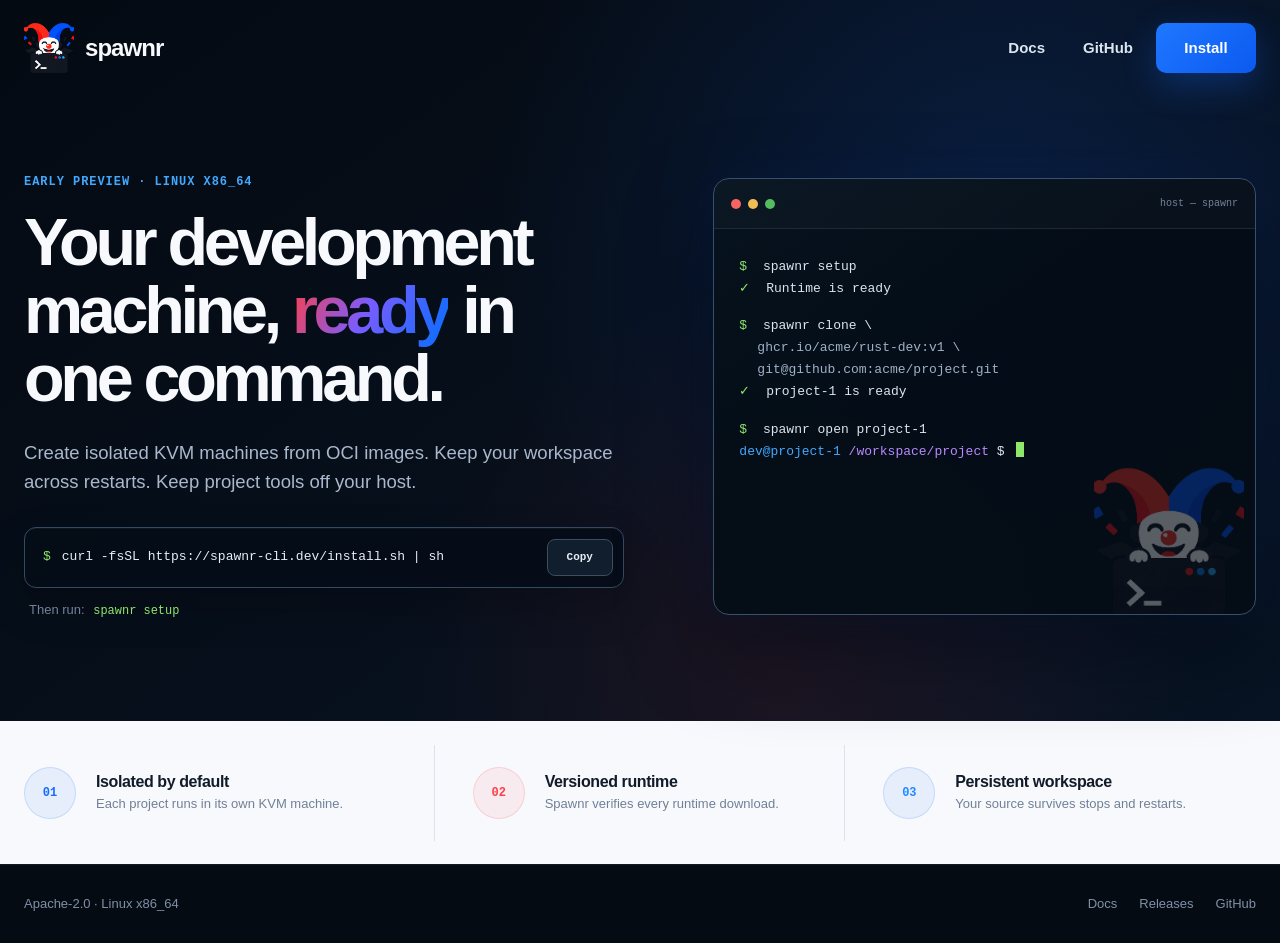
<file: site/index.html>
<!doctype html>
<html lang="en">
  <head>
    <meta charset="utf-8">
    <meta name="viewport" content="width=device-width, initial-scale=1">
    <meta name="theme-color" content="#07101d">
    <meta name="color-scheme" content="dark">
    <title>Spawnr — Isolated development machines</title>
    <meta
      name="description"
      content="Create isolated KVM development machines from OCI images. Keep your workspace across restarts and keep project tools off your host."
    >
    <link rel="canonical" href="https://spawnr-cli.dev/">
    <meta property="og:type" content="website">
    <meta property="og:title" content="Spawnr — Your development machine, ready in one command">
    <meta
      property="og:description"
      content="Create isolated KVM development machines from OCI images. Keep your workspace across restarts."
    >
    <meta property="og:url" content="https://spawnr-cli.dev/">
    <meta property="og:image" content="https://spawnr-cli.dev/assets/spawnr-social.png">
    <meta property="og:image:alt" content="Spawnr — Your development machine, ready in one command">
    <meta property="og:image:width" content="1731">
    <meta property="og:image:height" content="909">
    <meta name="twitter:card" content="summary_large_image">
    <link rel="icon" type="image/png" href="assets/spawnr-logo.png">
    <link rel="stylesheet" href="styles.css">
    <script src="app.js" defer></script>
  </head>
  <body>
    <a class="skip-link" href="#main">Skip to content</a>

    <header class="site-header">
      <div class="page-shell nav-shell">
        <a class="brand" href="./" aria-label="Spawnr home">
          <span class="brand-mark" aria-hidden="true">
            <img src="assets/spawnr-logo.png" alt="">
          </span>
          <span>spawnr</span>
        </a>
        <nav class="primary-nav" aria-label="Primary navigation">
          <a href="docs/">Docs</a>
          <a href="https://github.com/mathias-vandaele/spawnr">GitHub</a>
          <a class="nav-install" href="#install">Install</a>
        </nav>
      </div>
    </header>

    <main id="main">
      <section class="hero page-shell">
        <div class="hero-copy">
          <p class="availability">Early preview · Linux x86_64</p>
          <h1>Your development machine, <span>ready</span> in one command.</h1>
          <p class="hero-lede">
            Create isolated KVM machines from OCI images. Keep your workspace
            across restarts. Keep project tools off your host.
          </p>

          <div class="install-block" id="install" aria-label="Installation command">
            <code id="install-command">curl -fsSL https://spawnr-cli.dev/install.sh | sh</code>
            <button class="copy-button" type="button" data-copy="install-command" aria-label="Copy the installation command">
              <span class="copy-label">Copy</span>
            </button>
          </div>
          <p class="install-next">Then run: <code>spawnr setup</code></p>
        </div>

        <div class="hero-console" aria-label="Example Spawnr session">
          <div class="console-chrome">
            <div class="console-dots" aria-hidden="true"><span></span><span></span><span></span></div>
            <span>host — spawnr</span>
          </div>
          <div class="console-body">
            <p><span class="prompt">$</span> spawnr setup</p>
            <p><span class="success">✓</span> Runtime is ready</p>

            <p class="console-gap"><span class="prompt">$</span> spawnr clone \</p>
            <p class="console-indent">ghcr.io/acme/rust-dev:v1 \</p>
            <p class="console-indent">git@github.com:acme/project.git</p>
            <p><span class="success">✓</span> project-1 is ready</p>

            <p class="console-gap"><span class="prompt">$</span> spawnr open project-1</p>
            <p><span class="guest-prompt">dev@project-1</span> <span class="path">/workspace/project</span> $ <span class="cursor" aria-hidden="true"></span></p>

            <span class="console-logo" aria-hidden="true">
              <img src="assets/spawnr-logo.png" alt="">
            </span>
          </div>
        </div>
      </section>

      <section class="benefit-strip" aria-label="Why use Spawnr">
        <div class="page-shell benefit-grid">
          <article>
            <span class="benefit-index">01</span>
            <div>
              <h2>Isolated by default</h2>
              <p>Each project runs in its own KVM machine.</p>
            </div>
          </article>
          <article>
            <span class="benefit-index benefit-index-red">02</span>
            <div>
              <h2>Versioned runtime</h2>
              <p>Spawnr verifies every runtime download.</p>
            </div>
          </article>
          <article>
            <span class="benefit-index benefit-index-blue">03</span>
            <div>
              <h2>Persistent workspace</h2>
              <p>Your source survives stops and restarts.</p>
            </div>
          </article>
        </div>
      </section>
    </main>

    <footer class="site-footer">
      <div class="page-shell footer-shell">
        <p>Apache-2.0 · Linux x86_64</p>
        <div>
          <a href="docs/">Docs</a>
          <a href="https://github.com/mathias-vandaele/spawnr/releases">Releases</a>
          <a href="https://github.com/mathias-vandaele/spawnr">GitHub</a>
        </div>
      </div>
    </footer>

    <div class="copy-status" role="status" aria-live="polite"></div>
  </body>
</html>
</file>
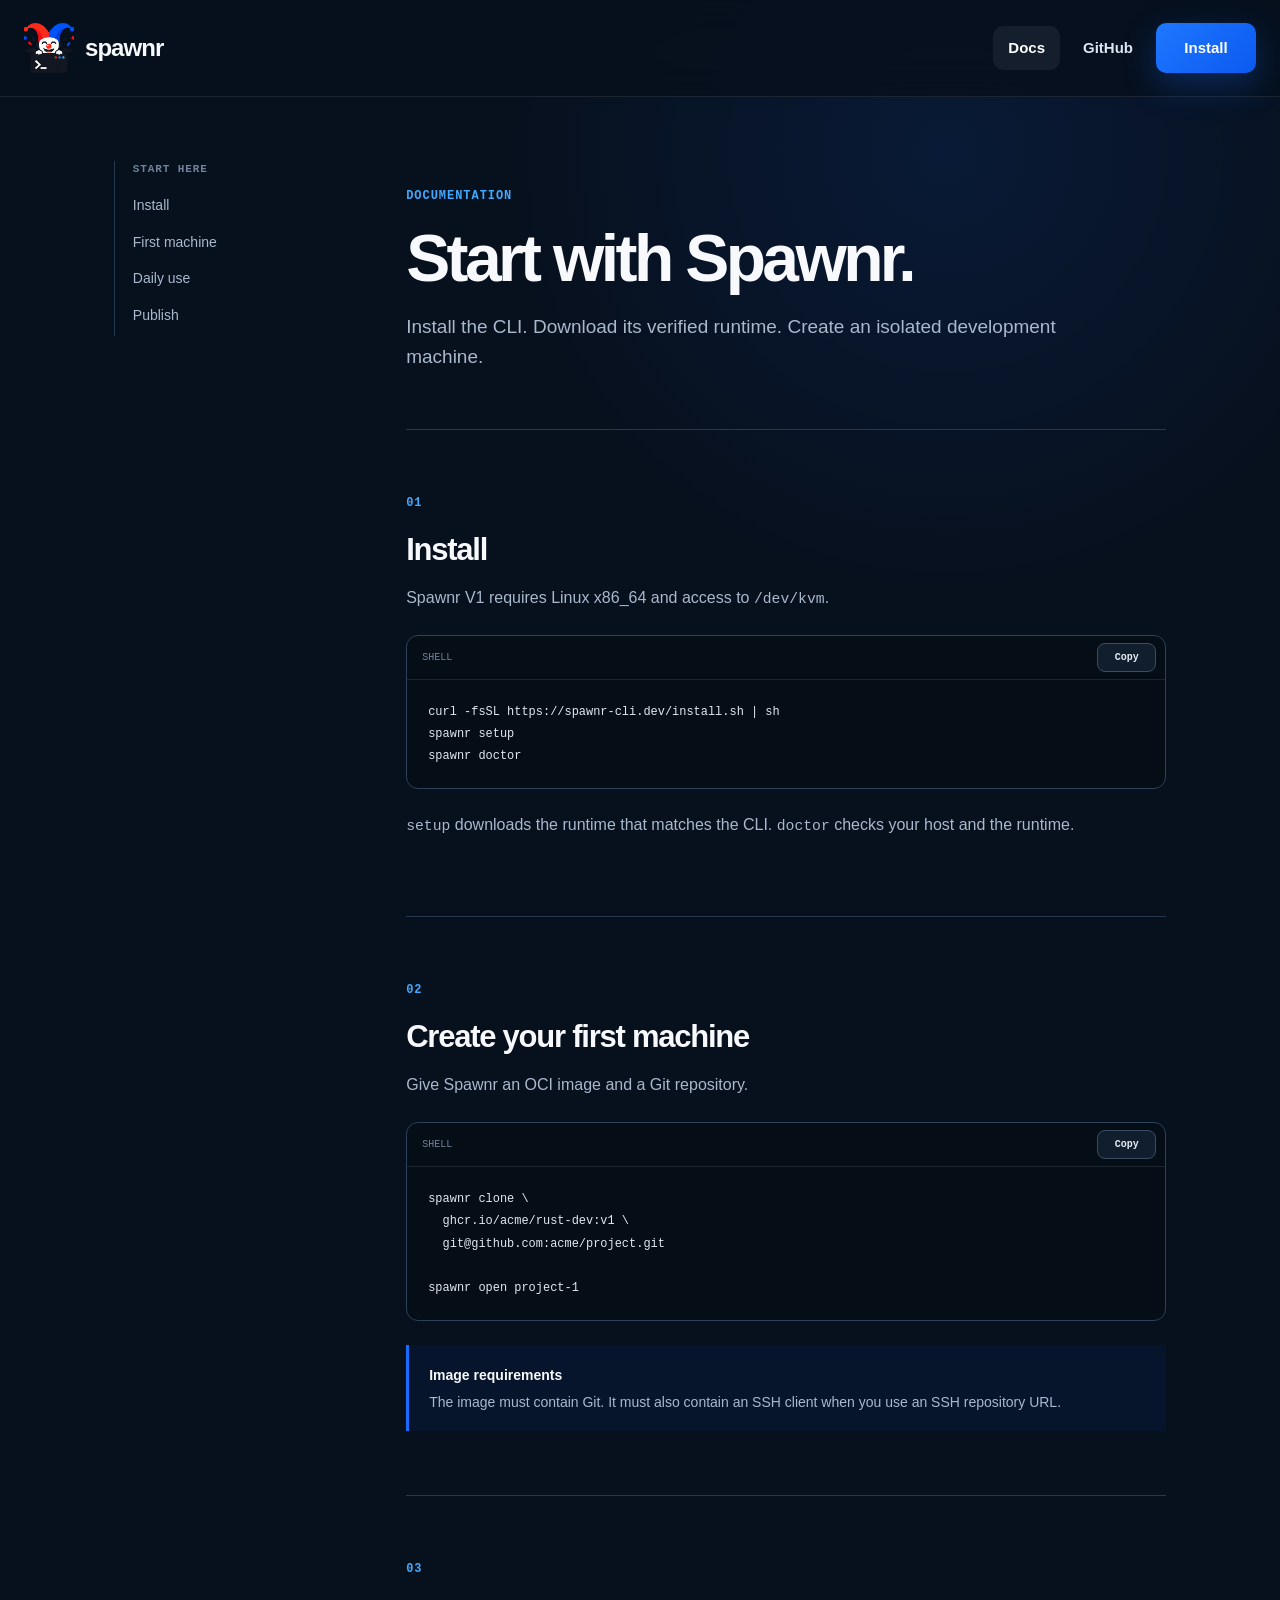
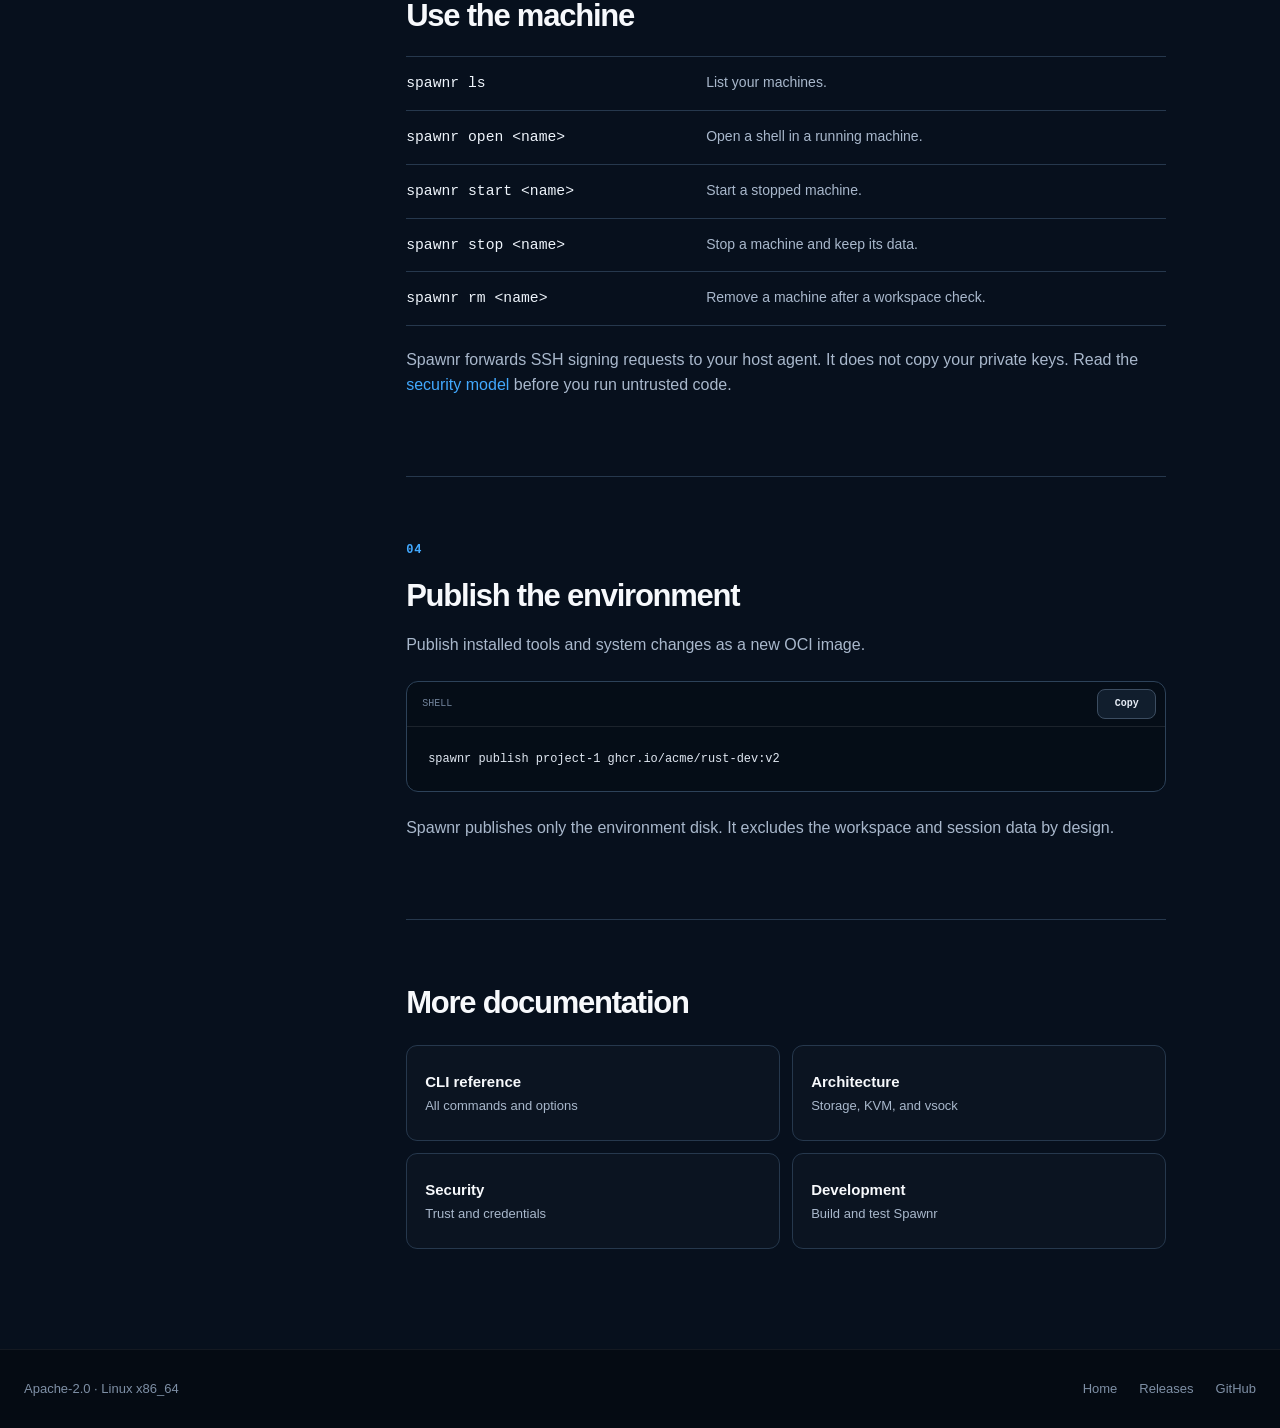
<file: site/docs/index.html>
<!doctype html>
<html lang="en">
  <head>
    <meta charset="utf-8">
    <meta name="viewport" content="width=device-width, initial-scale=1">
    <meta name="theme-color" content="#07101d">
    <meta name="color-scheme" content="dark">
    <title>Docs — Spawnr</title>
    <meta
      name="description"
      content="Install Spawnr, create your first isolated development machine, and learn the core commands."
    >
    <link rel="canonical" href="https://spawnr-cli.dev/docs/">
    <meta property="og:type" content="website">
    <meta property="og:title" content="Spawnr documentation">
    <meta property="og:description" content="Install Spawnr and create your first isolated development machine.">
    <meta property="og:url" content="https://spawnr-cli.dev/docs/">
    <meta property="og:image" content="https://spawnr-cli.dev/assets/spawnr-social.png">
    <meta property="og:image:alt" content="Spawnr — Your development machine, ready in one command">
    <meta property="og:image:width" content="1731">
    <meta property="og:image:height" content="909">
    <meta name="twitter:card" content="summary_large_image">
    <link rel="icon" type="image/png" href="../assets/spawnr-logo.png">
    <link rel="stylesheet" href="../styles.css">
    <script src="../app.js" defer></script>
  </head>
  <body class="docs-page">
    <a class="skip-link" href="#docs-content">Skip to documentation</a>

    <header class="site-header">
      <div class="page-shell nav-shell">
        <a class="brand" href="../" aria-label="Spawnr home">
          <span class="brand-mark" aria-hidden="true">
            <img src="../assets/spawnr-logo.png" alt="">
          </span>
          <span>spawnr</span>
        </a>
        <nav class="primary-nav" aria-label="Primary navigation">
          <a href="./" aria-current="page">Docs</a>
          <a href="https://github.com/mathias-vandaele/spawnr">GitHub</a>
          <a class="nav-install" href="../#install">Install</a>
        </nav>
      </div>
    </header>

    <main id="docs-content" class="page-shell docs-shell">
      <aside class="docs-sidebar" aria-label="Documentation sections">
        <p>Start here</p>
        <a href="#install">Install</a>
        <a href="#first-machine">First machine</a>
        <a href="#daily-use">Daily use</a>
        <a href="#publish">Publish</a>
      </aside>

      <article class="docs-article">
        <header class="docs-hero">
          <p class="availability">Documentation</p>
          <h1>Start with Spawnr.</h1>
          <p>Install the CLI. Download its verified runtime. Create an isolated development machine.</p>
        </header>

        <section id="install" class="docs-section">
          <p class="section-number">01</p>
          <h2>Install</h2>
          <p>Spawnr V1 requires Linux x86_64 and access to <code>/dev/kvm</code>.</p>
          <div class="code-panel">
            <div class="code-panel-header">
              <span>shell</span>
              <button class="copy-button compact" type="button" data-copy="docs-install" aria-label="Copy the installation commands">
                <span class="copy-label">Copy</span>
              </button>
            </div>
            <pre><code id="docs-install">curl -fsSL https://spawnr-cli.dev/install.sh | sh
spawnr setup
spawnr doctor</code></pre>
          </div>
          <p><code>setup</code> downloads the runtime that matches the CLI. <code>doctor</code> checks your host and the runtime.</p>
        </section>

        <section id="first-machine" class="docs-section">
          <p class="section-number">02</p>
          <h2>Create your first machine</h2>
          <p>Give Spawnr an OCI image and a Git repository.</p>
          <div class="code-panel">
            <div class="code-panel-header">
              <span>shell</span>
              <button class="copy-button compact" type="button" data-copy="docs-clone" aria-label="Copy the first machine commands">
                <span class="copy-label">Copy</span>
              </button>
            </div>
            <pre><code id="docs-clone">spawnr clone \
  ghcr.io/acme/rust-dev:v1 \
  git@github.com:acme/project.git

spawnr open project-1</code></pre>
          </div>
          <div class="note">
            <strong>Image requirements</strong>
            <p>The image must contain Git. It must also contain an SSH client when you use an SSH repository URL.</p>
          </div>
        </section>

        <section id="daily-use" class="docs-section">
          <p class="section-number">03</p>
          <h2>Use the machine</h2>
          <div class="command-list">
            <div><code>spawnr ls</code><p>List your machines.</p></div>
            <div><code>spawnr open &lt;name&gt;</code><p>Open a shell in a running machine.</p></div>
            <div><code>spawnr start &lt;name&gt;</code><p>Start a stopped machine.</p></div>
            <div><code>spawnr stop &lt;name&gt;</code><p>Stop a machine and keep its data.</p></div>
            <div><code>spawnr rm &lt;name&gt;</code><p>Remove a machine after a workspace check.</p></div>
          </div>
          <p>Spawnr forwards SSH signing requests to your host agent. It does not copy your private keys. Read the <a class="text-link" href="https://github.com/mathias-vandaele/spawnr/blob/master/docs/security.md">security model</a> before you run untrusted code.</p>
        </section>

        <section id="publish" class="docs-section">
          <p class="section-number">04</p>
          <h2>Publish the environment</h2>
          <p>Publish installed tools and system changes as a new OCI image.</p>
          <div class="code-panel">
            <div class="code-panel-header">
              <span>shell</span>
              <button class="copy-button compact" type="button" data-copy="docs-publish" aria-label="Copy the publish command">
                <span class="copy-label">Copy</span>
              </button>
            </div>
            <pre><code id="docs-publish">spawnr publish project-1 ghcr.io/acme/rust-dev:v2</code></pre>
          </div>
          <p>Spawnr publishes only the environment disk. It excludes the workspace and session data by design.</p>
        </section>

        <section class="docs-more" aria-labelledby="more-title">
          <h2 id="more-title">More documentation</h2>
          <div class="doc-link-grid">
            <a href="https://github.com/mathias-vandaele/spawnr/blob/master/docs/cli.md"><strong>CLI reference</strong><span>All commands and options</span></a>
            <a href="https://github.com/mathias-vandaele/spawnr/blob/master/docs/architecture.md"><strong>Architecture</strong><span>Storage, KVM, and vsock</span></a>
            <a href="https://github.com/mathias-vandaele/spawnr/blob/master/docs/security.md"><strong>Security</strong><span>Trust and credentials</span></a>
            <a href="https://github.com/mathias-vandaele/spawnr/blob/master/docs/development.md"><strong>Development</strong><span>Build and test Spawnr</span></a>
          </div>
        </section>
      </article>
    </main>

    <footer class="site-footer">
      <div class="page-shell footer-shell">
        <p>Apache-2.0 · Linux x86_64</p>
        <div>
          <a href="../">Home</a>
          <a href="https://github.com/mathias-vandaele/spawnr/releases">Releases</a>
          <a href="https://github.com/mathias-vandaele/spawnr">GitHub</a>
        </div>
      </div>
    </footer>

    <div class="copy-status" role="status" aria-live="polite"></div>
  </body>
</html>
</file>
<file: site/styles.css>
:root {
  --bg: #07101d;
  --bg-deep: #040a12;
  --surface: #0b1624;
  --surface-raised: #111e2d;
  --line: #26384d;
  --line-soft: rgba(255, 255, 255, 0.09);
  --text: #f7f9fc;
  --muted: #a9b8cc;
  --quiet: #71829a;
  --blue: #176bff;
  --blue-light: #42a9ff;
  --red: #ff3f48;
  --green: #8ee66b;
  --sans: Inter, ui-sans-serif, -apple-system, BlinkMacSystemFont, "Segoe UI", sans-serif;
  --mono: "SFMono-Regular", Consolas, "Liberation Mono", Menlo, monospace;
  --max: 1240px;
}

* {
  box-sizing: border-box;
}

html {
  scroll-behavior: smooth;
  scroll-padding-top: 100px;
}

body {
  min-width: 320px;
  min-height: 100vh;
  margin: 0;
  display: flex;
  flex-direction: column;
  color: var(--text);
  background:
    radial-gradient(circle at 78% 24%, rgba(23, 107, 255, 0.16), transparent 32rem),
    radial-gradient(circle at 62% 72%, rgba(255, 63, 72, 0.09), transparent 25rem),
    linear-gradient(145deg, var(--bg-deep), var(--bg) 55%, #071526);
  font-family: var(--sans);
  font-size: 16px;
  line-height: 1.55;
  text-rendering: optimizeLegibility;
}

body::before {
  position: fixed;
  z-index: -1;
  inset: 0;
  content: "";
  opacity: 0.22;
  background-image:
    linear-gradient(rgba(255, 255, 255, 0.018) 1px, transparent 1px),
    linear-gradient(90deg, rgba(255, 255, 255, 0.018) 1px, transparent 1px);
  background-size: 48px 48px;
  mask-image: linear-gradient(to bottom, #000, transparent 78%);
  pointer-events: none;
}

main {
  flex: 1 0 auto;
}

body:not(.docs-page) main {
  display: flex;
  flex-direction: column;
}

body:not(.docs-page) .hero {
  flex: 1 0 auto;
}

a {
  color: inherit;
  text-decoration: none;
}

button,
a {
  -webkit-tap-highlight-color: transparent;
}

button {
  font: inherit;
}

code,
pre {
  font-family: var(--mono);
}

code {
  font-size: 0.92em;
}

.page-shell {
  width: min(calc(100% - 48px), var(--max));
  margin-inline: auto;
}

.skip-link {
  position: fixed;
  z-index: 100;
  top: 12px;
  left: 12px;
  padding: 8px 12px;
  color: #fff;
  background: var(--blue);
  border-radius: 7px;
  transform: translateY(-160%);
}

.skip-link:focus {
  transform: translateY(0);
}

:focus-visible {
  outline: 3px solid var(--blue-light);
  outline-offset: 4px;
}

.site-header {
  position: relative;
  z-index: 10;
}

.nav-shell {
  display: flex;
  min-height: 96px;
  align-items: center;
  justify-content: space-between;
  gap: 32px;
}

.brand {
  display: inline-flex;
  align-items: center;
  gap: 11px;
  font-size: 24px;
  font-weight: 760;
  letter-spacing: -0.04em;
}

.brand-mark {
  position: relative;
  display: block;
  width: 50px;
  height: 50px;
  overflow: hidden;
  flex: 0 0 auto;
}

.brand-mark img {
  position: absolute;
  top: -10px;
  left: -18px;
  width: 86px;
  height: 86px;
  max-width: none;
  object-fit: contain;
}

.primary-nav {
  display: flex;
  align-items: center;
  gap: 8px;
}

.primary-nav a {
  padding: 10px 15px;
  color: #dce5f1;
  border-radius: 10px;
  font-size: 15px;
  font-weight: 700;
  transition: color 150ms ease, background 150ms ease, transform 150ms ease;
}

.primary-nav a:hover,
.primary-nav a[aria-current="page"] {
  color: #fff;
  background: rgba(255, 255, 255, 0.06);
}

.primary-nav .nav-install {
  min-width: 100px;
  padding-block: 13px;
  color: #fff;
  background: linear-gradient(135deg, #1f77ff, #0b5af0);
  box-shadow: 0 12px 34px rgba(23, 107, 255, 0.28);
  text-align: center;
}

.primary-nav .nav-install:hover {
  background: linear-gradient(135deg, #3686ff, #176bff);
  transform: translateY(-1px);
}

.hero {
  display: grid;
  min-height: 625px;
  padding: 60px 0 84px;
  align-items: center;
  grid-template-columns: minmax(0, 1.05fr) minmax(460px, 0.95fr);
  gap: clamp(54px, 7vw, 104px);
}

.availability,
.section-number {
  margin: 0 0 18px;
  color: var(--blue-light);
  font-family: var(--mono);
  font-size: 12px;
  font-weight: 700;
  letter-spacing: 0.08em;
  text-transform: uppercase;
}

.hero h1 {
  max-width: 670px;
  margin: 0;
  font-size: clamp(50px, 5.2vw, 72px);
  line-height: 1.02;
  letter-spacing: -0.065em;
}

.hero h1 span {
  color: transparent;
  background: linear-gradient(115deg, var(--red) 2%, #795cff 48%, var(--blue) 92%);
  background-clip: text;
  -webkit-background-clip: text;
}

.hero-lede {
  max-width: 650px;
  margin: 26px 0 30px;
  color: var(--muted);
  font-size: clamp(17px, 1.45vw, 20px);
  line-height: 1.55;
}

.install-block {
  display: flex;
  width: min(100%, 650px);
  min-height: 61px;
  align-items: center;
  justify-content: space-between;
  gap: 16px;
  padding: 10px 10px 10px 18px;
  overflow: hidden;
  border: 1px solid #344a63;
  border-radius: 12px;
  background: rgba(5, 13, 23, 0.84);
  box-shadow: inset 0 1px rgba(255, 255, 255, 0.04), 0 18px 44px rgba(0, 0, 0, 0.2);
}

.install-block code {
  min-width: 0;
  flex: 1 1 auto;
  overflow: auto hidden;
  color: #e8eef7;
  font-size: 13px;
  white-space: nowrap;
  scrollbar-width: none;
}

.install-block code::before {
  margin-right: 11px;
  color: var(--green);
  content: "$";
}

.copy-button {
  flex: 0 0 auto;
  min-width: 66px;
  padding: 9px 12px;
  color: #e7edf6;
  border: 1px solid #3c4d61;
  border-radius: 8px;
  background: var(--surface-raised);
  cursor: pointer;
  font-family: var(--mono);
  font-size: 11px;
  font-weight: 700;
  transition: border-color 150ms ease, color 150ms ease, transform 150ms ease;
}

.copy-button:hover,
.copy-button.copied {
  color: var(--green);
  border-color: rgba(142, 230, 107, 0.5);
}

.copy-button:active {
  transform: translateY(1px);
}

.install-next {
  margin: 12px 0 0 5px;
  color: var(--quiet);
  font-size: 13px;
}

.install-next code {
  margin-left: 5px;
  color: var(--green);
}

.hero-console {
  position: relative;
  min-width: 0;
  max-width: 100%;
  overflow: hidden;
  border: 1px solid #36506d;
  border-radius: 16px;
  background: rgba(5, 13, 22, 0.94);
  box-shadow:
    0 34px 90px rgba(0, 0, 0, 0.45),
    0 0 60px rgba(23, 107, 255, 0.08);
}

.hero-console::before {
  position: absolute;
  inset: 0;
  content: "";
  background: linear-gradient(145deg, rgba(66, 169, 255, 0.035), transparent 42%);
  pointer-events: none;
}

.console-chrome {
  display: flex;
  height: 50px;
  padding-inline: 17px;
  align-items: center;
  justify-content: space-between;
  color: var(--quiet);
  border-bottom: 1px solid var(--line-soft);
  background: rgba(255, 255, 255, 0.018);
  font-family: var(--mono);
  font-size: 10px;
}

.console-dots {
  display: flex;
  gap: 7px;
}

.console-dots span {
  width: 10px;
  height: 10px;
  background: #55bc5b;
  border-radius: 50%;
}

.console-dots span:first-child {
  background: #fb625c;
}

.console-dots span:nth-child(2) {
  background: #f5be4f;
}

.console-body {
  position: relative;
  min-height: 385px;
  padding: 27px 25px 30px;
  overflow: hidden;
  color: #dce5ef;
  font-family: var(--mono);
  font-size: 13px;
  line-height: 1.7;
}

.console-body p {
  position: relative;
  z-index: 2;
  margin: 0;
}

.console-gap {
  margin-top: 15px !important;
}

.console-indent {
  padding-left: 18px;
  color: #9fb1c8;
}

.prompt,
.success {
  margin-right: 8px;
  color: var(--green);
}

.guest-prompt {
  color: var(--blue-light);
}

.path {
  color: #b889ff;
}

.cursor {
  display: inline-block;
  width: 8px;
  height: 15px;
  margin-left: 4px;
  background: var(--green);
  vertical-align: -2px;
  animation: blink 1.15s steps(1) infinite;
}

.console-logo {
  position: absolute;
  right: 11px;
  bottom: -3px;
  display: block;
  width: 150px;
  height: 150px;
  overflow: hidden;
  opacity: 0.34;
  filter: saturate(0.9);
}

.console-logo img {
  position: absolute;
  top: -29px;
  left: -54px;
  width: 258px;
  height: 258px;
  max-width: none;
  object-fit: contain;
}

@keyframes blink {
  50% { opacity: 0; }
}

.benefit-strip {
  color: #111b29;
  background: #f7f9fc;
  border-top: 1px solid rgba(255, 255, 255, 0.2);
}

.benefit-grid {
  display: grid;
  min-height: 142px;
  align-items: center;
  grid-template-columns: repeat(3, 1fr);
}

.benefit-grid article {
  display: flex;
  min-width: 0;
  padding: 22px 38px;
  align-items: center;
  gap: 20px;
  border-right: 1px solid #dce3ec;
}

.benefit-grid article:first-child {
  padding-left: 0;
}

.benefit-grid article:last-child {
  padding-right: 0;
  border-right: 0;
}

.benefit-index {
  display: grid;
  width: 52px;
  height: 52px;
  flex: 0 0 auto;
  place-items: center;
  color: var(--blue);
  border: 1px solid rgba(23, 107, 255, 0.16);
  border-radius: 50%;
  background: rgba(23, 107, 255, 0.07);
  font-family: var(--mono);
  font-size: 12px;
  font-weight: 800;
}

.benefit-index-red {
  color: var(--red);
  border-color: rgba(255, 63, 72, 0.16);
  background: rgba(255, 63, 72, 0.07);
}

.benefit-index-blue {
  color: #208bff;
}

.benefit-grid h2 {
  margin: 0 0 2px;
  font-size: 16px;
  line-height: 1.3;
  letter-spacing: -0.025em;
}

.benefit-grid p {
  margin: 0;
  color: #718096;
  font-size: 13px;
}

.site-footer {
  color: #7f90a6;
  background: #050b13;
  border-top: 1px solid rgba(255, 255, 255, 0.06);
}

.footer-shell {
  display: flex;
  min-height: 78px;
  align-items: center;
  justify-content: space-between;
  gap: 24px;
  font-size: 13px;
}

.footer-shell p {
  margin: 0;
}

.footer-shell div {
  display: flex;
  gap: 22px;
}

.footer-shell a:hover {
  color: #fff;
}

.copy-status {
  position: fixed;
  z-index: 80;
  right: 20px;
  bottom: 20px;
  padding: 10px 14px;
  color: #fff;
  border: 1px solid #30445c;
  border-radius: 9px;
  background: #111e2d;
  box-shadow: 0 14px 40px rgba(0, 0, 0, 0.35);
  font-size: 13px;
  opacity: 0;
  transform: translateY(12px);
  transition: opacity 150ms ease, transform 150ms ease;
  pointer-events: none;
}

.copy-status.visible {
  opacity: 1;
  transform: translateY(0);
}

/* Documentation */

.docs-page {
  background:
    radial-gradient(circle at 74% 5%, rgba(23, 107, 255, 0.11), transparent 28rem),
    var(--bg);
}

.docs-page .site-header {
  position: sticky;
  top: 0;
  border-bottom: 1px solid var(--line-soft);
  background: rgba(7, 16, 29, 0.88);
  backdrop-filter: blur(18px);
}

.docs-shell {
  display: grid;
  padding: 64px 0 100px;
  grid-template-columns: 190px minmax(0, 760px);
  gap: clamp(55px, 8vw, 110px);
  justify-content: center;
}

.docs-sidebar {
  position: sticky;
  top: 132px;
  height: max-content;
  padding-left: 18px;
  border-left: 1px solid var(--line);
}

.docs-sidebar p {
  margin: 0 0 11px;
  color: var(--quiet);
  font-family: var(--mono);
  font-size: 11px;
  font-weight: 700;
  letter-spacing: 0.08em;
  text-transform: uppercase;
}

.docs-sidebar a {
  display: block;
  margin: 3px 0;
  padding: 6px 0;
  color: var(--muted);
  font-size: 14px;
}

.docs-sidebar a:hover {
  color: #fff;
}

.docs-hero {
  padding: 26px 0 58px;
  border-bottom: 1px solid var(--line);
}

.docs-hero h1 {
  margin: 0;
  font-size: clamp(46px, 6vw, 66px);
  line-height: 1.04;
  letter-spacing: -0.055em;
}

.docs-hero > p:last-child {
  max-width: 650px;
  margin: 20px 0 0;
  color: var(--muted);
  font-size: 19px;
}

.docs-section {
  padding: 64px 0;
  border-bottom: 1px solid var(--line);
}

.docs-section h2,
.docs-more h2 {
  margin: 0 0 18px;
  font-size: 31px;
  line-height: 1.2;
  letter-spacing: -0.04em;
}

.docs-section > p:not(.section-number) {
  margin: 14px 0;
  color: var(--muted);
}

.docs-section a {
  color: var(--blue-light);
}

.code-panel {
  margin: 24px 0;
  overflow: hidden;
  border: 1px solid #2d4259;
  border-radius: 12px;
  background: #050d17;
}

.code-panel-header {
  display: flex;
  min-height: 43px;
  padding: 7px 9px 7px 15px;
  align-items: center;
  justify-content: space-between;
  color: var(--quiet);
  border-bottom: 1px solid var(--line-soft);
  font-family: var(--mono);
  font-size: 10px;
  text-transform: uppercase;
}

.copy-button.compact {
  min-width: 59px;
  padding: 6px 10px;
  font-size: 10px;
}

.code-panel pre {
  margin: 0;
  padding: 21px;
  overflow-x: auto;
  color: #e1e8f2;
  font-size: 13px;
  line-height: 1.7;
}

.note {
  margin-top: 24px;
  padding: 18px 20px;
  border-left: 3px solid var(--blue);
  background: rgba(23, 107, 255, 0.07);
}

.note strong {
  font-size: 14px;
}

.note p {
  margin: 4px 0 0;
  color: var(--muted);
  font-size: 14px;
}

.command-list {
  margin: 22px 0;
  border-top: 1px solid var(--line);
}

.command-list > div {
  display: grid;
  padding: 15px 0;
  align-items: baseline;
  grid-template-columns: minmax(190px, 0.75fr) 1.25fr;
  gap: 24px;
  border-bottom: 1px solid var(--line);
}

.command-list code {
  color: #eef4fb;
}

.command-list p {
  margin: 0;
  color: var(--muted);
  font-size: 14px;
}

.docs-more {
  padding: 64px 0 0;
}

.doc-link-grid {
  display: grid;
  margin-top: 24px;
  grid-template-columns: repeat(2, minmax(0, 1fr));
  gap: 12px;
}

.doc-link-grid a {
  display: flex;
  min-height: 96px;
  padding: 18px;
  flex-direction: column;
  justify-content: center;
  border: 1px solid var(--line);
  border-radius: 11px;
  background: rgba(255, 255, 255, 0.02);
  transition: border-color 150ms ease, transform 150ms ease;
}

.doc-link-grid a:hover {
  border-color: #49627d;
  transform: translateY(-1px);
}

.doc-link-grid strong {
  font-size: 15px;
}

.doc-link-grid span {
  margin-top: 3px;
  color: var(--muted);
  font-size: 13px;
}

@media (max-width: 960px) {
  .hero {
    min-height: auto;
    padding: 48px 0 72px;
    grid-template-columns: 1fr;
    gap: 54px;
  }

  .hero-copy {
    max-width: 720px;
  }

  .hero-console {
    width: min(100%, 650px);
  }

  .benefit-grid {
    grid-template-columns: 1fr;
    padding-block: 20px;
  }

  .benefit-grid article,
  .benefit-grid article:first-child,
  .benefit-grid article:last-child {
    padding: 20px 0;
    border-right: 0;
    border-bottom: 1px solid #dce3ec;
  }

  .benefit-grid article:last-child {
    border-bottom: 0;
  }

  .docs-shell {
    grid-template-columns: 1fr;
    gap: 0;
  }

  .docs-sidebar {
    position: static;
    display: flex;
    padding: 0 0 24px;
    overflow-x: auto;
    gap: 8px;
    border-left: 0;
    border-bottom: 1px solid var(--line);
  }

  .docs-sidebar p {
    display: none;
  }

  .docs-sidebar a {
    flex: 0 0 auto;
    padding: 8px 11px;
    border: 1px solid var(--line);
    border-radius: 8px;
  }
}

@media (max-width: 640px) {
  .page-shell {
    width: min(calc(100% - 32px), var(--max));
  }

  .nav-shell {
    min-height: 78px;
  }

  .brand {
    gap: 7px;
    font-size: 20px;
  }

  .brand-mark {
    width: 42px;
    height: 42px;
  }

  .brand-mark img {
    top: -8px;
    left: -15px;
    width: 72px;
    height: 72px;
  }

  .primary-nav {
    gap: 2px;
  }

  .primary-nav a {
    padding: 8px;
    font-size: 13px;
  }

  .primary-nav a[href*="github"] {
    display: none;
  }

  .primary-nav .nav-install {
    min-width: auto;
    padding: 9px 12px;
  }

  .hero {
    padding-top: 36px;
  }

  .hero h1 {
    font-size: clamp(39px, 11.3vw, 48px);
  }

  .hero-lede {
    font-size: 17px;
  }

  .install-block {
    min-height: 58px;
    padding-left: 13px;
  }

  .install-block code {
    font-size: 11px;
  }

  .copy-button {
    min-width: 52px;
    padding-inline: 9px;
  }

  .console-body {
    min-height: 355px;
    padding: 22px 17px 26px;
    font-size: 11px;
  }

  .console-logo {
    width: 118px;
    height: 118px;
  }

  .console-logo img {
    top: -23px;
    left: -43px;
    width: 204px;
    height: 204px;
  }

  .footer-shell {
    min-height: 96px;
    align-items: flex-start;
    justify-content: center;
    flex-direction: column;
    gap: 8px;
  }

  .docs-shell {
    padding-top: 36px;
  }

  .docs-hero {
    padding-top: 16px;
  }

  .docs-hero > p:last-child {
    font-size: 17px;
  }

  .docs-section {
    padding: 48px 0;
  }

  .command-list > div {
    grid-template-columns: 1fr;
    gap: 5px;
  }

  .doc-link-grid {
    grid-template-columns: 1fr;
  }
}

@media (prefers-reduced-motion: reduce) {
  html {
    scroll-behavior: auto;
  }

  *,
  *::before,
  *::after {
    scroll-behavior: auto !important;
    animation-duration: 0.01ms !important;
    animation-iteration-count: 1 !important;
    transition-duration: 0.01ms !important;
  }
}
</file>
